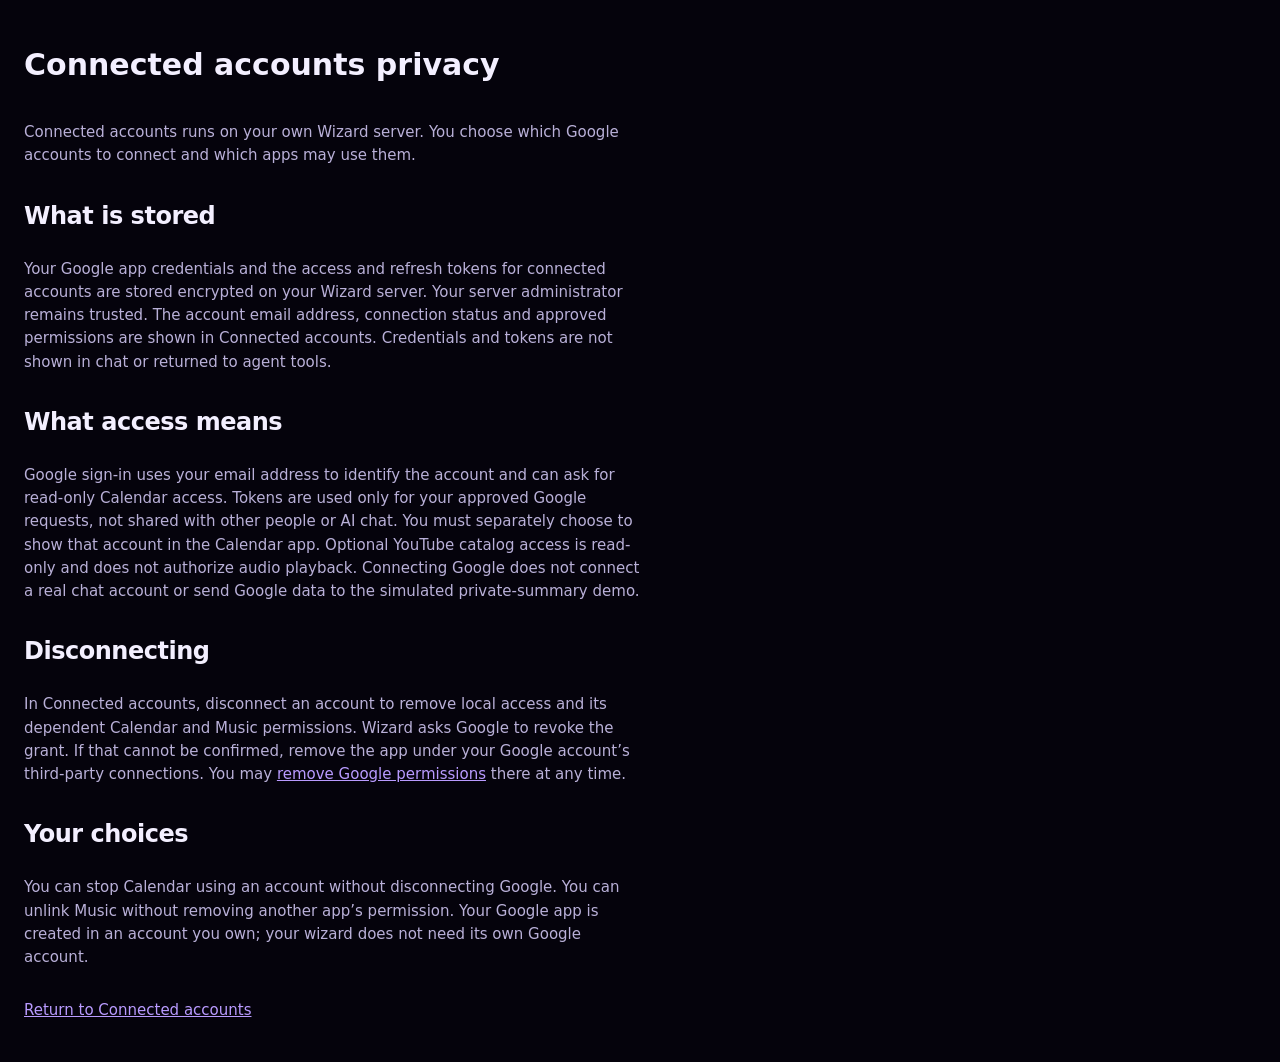
<file: web/privacy.html>
<!doctype html>
<html lang="en"><head><meta charset="utf-8"><meta name="viewport" content="width=device-width,initial-scale=1"><title>Connected accounts privacy · Wizard</title><script src="boot.js"></script><link rel="stylesheet" href="wizard-ui.css"><link rel="stylesheet" href="styles.css"></head><body><main class="wz-app public-page"><h1>Connected accounts privacy</h1><p>Connected accounts runs on your own Wizard server. You choose which Google accounts to connect and which apps may use them.</p><h2>What is stored</h2><p>Your Google app credentials and the access and refresh tokens for connected accounts are stored encrypted on your Wizard server. Your server administrator remains trusted. The account email address, connection status and approved permissions are shown in Connected accounts. Credentials and tokens are not shown in chat or returned to agent tools.</p><h2>What access means</h2><p>Google sign-in uses your email address to identify the account and can ask for read-only Calendar access. Tokens are used only for your approved Google requests, not shared with other people or AI chat. You must separately choose to show that account in the Calendar app. Optional YouTube catalog access is read-only and does not authorize audio playback. Connecting Google does not connect a real chat account or send Google data to the simulated private-summary demo.</p><h2>Disconnecting</h2><p>In Connected accounts, disconnect an account to remove local access and its dependent Calendar and Music permissions. Wizard asks Google to revoke the grant. If that cannot be confirmed, remove the app under your Google account’s third-party connections. You may <a href="https://myaccount.google.com/permissions" target="_blank" rel="noopener noreferrer">remove Google permissions</a> there at any time.</p><h2>Your choices</h2><p>You can stop Calendar using an account without disconnecting Google. You can unlink Music without removing another app’s permission. Your Google app is created in an account you own; your wizard does not need its own Google account.</p><p><a href="./">Return to Connected accounts</a></p></main></body></html>
</file>
<file: web/wizard-ui.css>
/* Wizard UI kit for generated apps (builder template, MVP).
 *
 * Rule 1: a hosted app paints NO canvas. In a window or fullscreen the shell's window glass is the
 *         canvas, exactly as it is for Chats. Only a standalone tab paints the skin's background.
 * Rule 2: speak Chats' visual language: system UI type at the shell's sizes, ink / ink-2 / ink-3
 *         hierarchy, hairline separators, faint tinted fills instead of opaque cards, pill inputs,
 *         a round accent action. Every value derives from the appearance v1 roles (--wz-*), so all
 *         the five accepted skins and future shell-approved skins flow through without per-app colour work.
 * Rule 3: layout and content stay the app's own. Use these classes; add app styles in styles.css.
 *
 * Values mirror web/core/chats.css and core/base.css in Wizard UX (ch-row, ch-sec-h, ch-compose). */

:root {
  --ink: var(--wz-text, #f3efff);
  --ink-2: var(--wz-text-secondary, #b9b0d8);
  --ink-3: var(--wz-text-muted, #a59abf);
  --line-2: var(--wz-border, rgba(205, 190, 255, .24));
  --line: color-mix(in srgb, var(--line-2) 55%, transparent);
  --fill: color-mix(in srgb, var(--ink) 6%, transparent);
  --fill-2: color-mix(in srgb, var(--ink) 10%, transparent);
  --accent: var(--wz-accent, #b99bff);
  --on-accent: var(--wz-on-accent, #160b32);
  --accent-soft: var(--wz-accent-soft, rgba(143, 99, 255, .16));
  --canvas: var(--wz-canvas, #05030c);
  --danger: #ff8f8f;
  --r: 14px;          /* rows, panels */
  --r-tile: 12px;     /* 36px tiles, search */
  --r-pill: 20px;     /* composer input */
  --ease: cubic-bezier(.2, .9, .25, 1);
  --font: ui-sans-serif, system-ui, -apple-system, "Segoe UI", Roboto, "Helvetica Neue", sans-serif;
  color-scheme: dark;
}
html[data-color-scheme="light"] { color-scheme: light; --danger: #b42318; }
/* Standalone defaults before shared appearance arrives; no persisted app theme. */
@media (prefers-color-scheme: light) {
  html:not([data-color-scheme]) {
    --ink: var(--wz-text, #1a1933); --ink-2: var(--wz-text-secondary, #484560);
    --ink-3: var(--wz-text-muted, #66617a); --line-2: var(--wz-border, #d4cfde);
    --accent: var(--wz-accent, #6844aa); --on-accent: var(--wz-on-accent, #ffffff);
    --canvas: var(--wz-base, #faf8fd); --danger: #b42318; color-scheme: light;
  }
}
/* Skin shape. The protocol carries colour only today; these two skins also change shape in the shell. */
html[data-skin="signal"] { --r: 2px; --r-tile: 2px; --r-pill: 2px; }
html[data-skin="signal"] .wz-sec-h { font-family: ui-monospace, "SF Mono", Menlo, monospace; letter-spacing: .08em; }

*, *::before, *::after { box-sizing: border-box; }
html, body { height: 100%; margin: 0; }
html { -webkit-text-size-adjust: 100%; -webkit-tap-highlight-color: transparent; }
body { font: 15px/1.4 var(--font); color: var(--ink); background: transparent; -webkit-font-smoothing: antialiased; overscroll-behavior: none; }
html[data-presentation="standalone"]:not(.wz-hosted) body { background: var(--canvas); }
/* Shared client has no host appearance in a plain tab; defaults still paint. */
html:not(.wz-hosted):not([data-wz-hosted]) body { background: var(--canvas); }
button, input, textarea, select { font: inherit; color: inherit; }
button { cursor: pointer; border: 0; background: none; padding: 0; }
:focus-visible { outline: 2px solid var(--accent); outline-offset: 2px; }
.wz-sr { position: absolute; width: 1px; height: 1px; overflow: hidden; clip-path: inset(50%); white-space: nowrap; }

/* ---------- frame: head / scroll / composer, like a Chats thread ---------- */
.wz-app { display: flex; flex-direction: column; height: 100%; max-width: 640px; margin: 0 auto; }
.wz-head { flex: none; display: flex; align-items: flex-end; gap: 12px; padding: calc(var(--wos-cutout, 0px) + 18px) 18px 6px; }
.wz-head h1 { margin: 0; font-size: 26px; line-height: 1.15; font-weight: 750; letter-spacing: -.02em; }
.wz-head p { margin: 0 0 3px auto; font-size: 13px; color: var(--ink-3); }
/* In a window the shell's title bar already names the app. */
html[data-presentation="window"] .wz-head,
html.wz-hosted:not([data-presentation="immersive"]) .wz-head { display: none; }
.wz-scroll { flex: 1; min-height: 0; overflow-y: auto; padding: 4px 10px 12px; scrollbar-width: none; }
.wz-scroll::-webkit-scrollbar { display: none; }

/* ---------- section label: .ch-sec-h ---------- */
.wz-sec + .wz-sec { border-top: 1px solid var(--line); }
.wz-sec-h { display: flex; align-items: center; gap: 10px; margin: 0; padding: 12px 8px 8px; font-size: 11.5px; font-weight: 800; letter-spacing: .14em; text-transform: uppercase; color: var(--ink-2); }
.wz-sec-h small { font-size: 11.5px; font-weight: 800; letter-spacing: .05em; color: var(--ink-3); }
.wz-count { margin-left: auto; padding: 1px 8px; border-radius: 99px; font-size: 10.5px; letter-spacing: .04em; color: var(--ink-2); background: var(--fill); }
.wz-count.all { color: var(--on-accent); background: var(--accent); }

/* ---------- rows: .ch-row ---------- */
.wz-list { list-style: none; margin: 0; padding: 0; }
.wz-row { display: flex; align-items: center; gap: 12px; width: 100%; min-height: 52px; padding: 8px; border-radius: var(--r); text-align: left; transition: background 140ms; }
.wz-row:active { background: var(--fill); }
@media (hover: hover) { .wz-row:hover { background: var(--fill); } }
.wz-row .wz-main { flex: 1; min-width: 0; display: flex; flex-direction: column; gap: 2px; }
.wz-row .wz-main b { font-size: 15px; font-weight: 600; color: var(--ink); overflow-wrap: anywhere; }
.wz-row .wz-main small { font-size: 13px; color: var(--ink-3); }
.wz-tile { flex: none; width: 36px; height: 36px; border-radius: var(--r-tile); display: grid; place-items: center; font-size: 18px; background: var(--fill); }

/* round check, 26px inside a 36px tile-sized slot (the whole row is the 44px+ target) */
.wz-check { flex: none; width: 36px; height: 36px; display: grid; place-items: center; }
.wz-check i { width: 26px; height: 26px; border-radius: 50%; border: 2px solid var(--line-2); display: grid; place-items: center; transition: background 160ms var(--ease), border-color 160ms, transform 220ms var(--ease); }
.wz-check svg { width: 14px; height: 14px; fill: none; stroke: var(--on-accent); stroke-width: 3; stroke-linecap: round; stroke-linejoin: round; opacity: 0; transition: opacity 120ms; }
html[data-skin="signal"] .wz-check i { border-radius: 2px; }
[aria-pressed="true"] .wz-check i { background: var(--accent); border-color: var(--accent); transform: scale(1.04); }
[aria-pressed="true"] .wz-check svg { opacity: 1; }
[aria-pressed="true"] .wz-main b { color: var(--ink-2); }
.wz-row:disabled { opacity: .6; cursor: progress; }

/* ---------- empty state ---------- */
.wz-empty { padding: 44px 24px 24px; text-align: center; color: var(--ink-3); }
.wz-empty .wz-tile { margin: 0 auto 14px; width: 52px; height: 52px; border-radius: 18px; font-size: 24px; color: var(--accent); }
.wz-empty strong { display: block; margin-bottom: 4px; font-size: 16px; font-weight: 700; color: var(--ink); }
.wz-empty p { margin: 0 auto; max-width: 30ch; font-size: 14px; line-height: 1.4; }

/* ---------- composer: .ch-compose ---------- */
.wz-compose { flex: none; display: flex; align-items: center; gap: 8px; padding: 8px 10px calc(10px + env(safe-area-inset-bottom, 0px)); border-top: 1px solid var(--line); }
.wz-input { flex: 1; min-width: 0; height: 42px; padding: 0 16px; border-radius: var(--r-pill); border: 1px solid var(--line-2); outline: 0; background: var(--fill); color: var(--ink); font-size: 15px; }
.wz-input::placeholder { color: var(--ink-3); }
.wz-input:focus { border-color: color-mix(in srgb, var(--accent) 60%, transparent); }
.wz-send { flex: none; width: 42px; height: 42px; border-radius: 50%; display: grid; place-items: center; background: var(--accent); color: var(--on-accent); transition: opacity 140ms, transform 140ms; }
html[data-skin="signal"] .wz-send { border-radius: 2px; }
.wz-send svg { width: 18px; height: 18px; fill: none; stroke: currentColor; stroke-width: 2.6; stroke-linecap: round; }
.wz-send:disabled { opacity: .4; cursor: default; }
.wz-send:not(:disabled):active { transform: scale(.94); }

/* ---------- status: errors are visible, confirmations are for screen readers ---------- */
.wz-status { flex: none; margin: 0; padding: 0 18px 6px; min-height: 0; font-size: 13px; color: var(--danger); }
.wz-status:empty { padding: 0; }
.wz-status.note { color: var(--ink-2); text-align: center; }

/* Staging hosts label the page once; a hosted app never repeats that badge. */
html.wz-hosted #wiz-staging-tag { display: none !important; }

@media (prefers-reduced-motion: reduce) { *, *::before, *::after { transition: none !important; animation: none !important; } }
</file>
<file: web/styles.css>
/* App layout extends the shared Wizard kit; colours follow Appearance v1. */
.wz-app { width:100%; max-width:none; margin:0; padding:24px; min-height:100dvh; height:auto; }
#workspace, #detail { min-width:0; }
#navigation { border:0; padding:0; }
body[data-view]:not([data-view="root"]) #navigation { display:none; }
body[data-view="root"] #detail { display:none; }
h2 { font-size:24px; line-height:1.25; margin:18px 0 12px; letter-spacing:-.02em; }
h3 { font-size:17px; line-height:1.35; margin:0 0 8px; }
p { line-height:1.55; color:var(--wz-text-secondary,var(--ink-2)); max-inline-size:66ch; }
small { display:block; font-size:13px; color:var(--wz-text-secondary,var(--ink-2)); line-height:1.55; }
.notice { margin:18px 0 24px; }
button, .google-continue { display:inline-flex; align-items:center; justify-content:center; gap:8px; font:inherit; border:1px solid var(--wz-border,var(--line-2)); background:var(--wz-surface,var(--fill)); color:var(--wz-text,var(--ink)); padding:11px 16px; border-radius:var(--wz-radius,var(--r)); cursor:pointer; min-height:44px; max-width:100%; line-height:1.4; text-decoration:none; }
button:hover, .google-continue:hover { background:var(--wz-surface-raised,var(--fill-2)); }
button:disabled { opacity:.6; cursor:default; }
button:active, .google-continue:active { transform:translateY(1px); }
.primary { background:var(--wz-accent,var(--accent)); color:var(--wz-on-accent,var(--on-accent)); border-color:transparent; font-weight:650; }
.primary:hover { background:var(--wz-accent,var(--accent)); filter:brightness(1.07); }
.text-button { background:transparent; border-color:transparent; color:var(--wz-text-secondary,var(--ink-2)); padding-inline:8px; font-size:14px; }
#detail > button, .google-disclosure-body > button { margin:6px 8px 6px 0; }
.actions { display:flex; align-items:center; gap:8px; flex-wrap:wrap; margin:20px 0 4px; }
.provider-card { width:100%; justify-content:flex-start; text-align:left; padding:20px; gap:16px; }
.provider-card .wz-main { white-space:normal; }
.provider-card .wz-main b { font-size:18px; }
.provider-card .wz-main small { color:var(--wz-text-secondary,var(--ink-2)); overflow-wrap:anywhere; }
.provider-mark { font-weight:750; color:var(--wz-accent,var(--accent)); }
.provider-chevron { flex:none; color:var(--wz-text-secondary,var(--ink-2)); font-size:26px; }
.google-intro { margin:0 0 24px; }
.google-connect > p { margin:8px 0 16px; }
.google-account { padding:20px; margin-bottom:16px; border:1px solid var(--wz-border,var(--line-2)); border-radius:var(--wz-radius,var(--r)); background:var(--wz-surface,var(--fill)); overflow-wrap:anywhere; }
.google-account-head { display:flex; align-items:flex-start; flex-wrap:wrap; gap:10px 14px; }
.google-account-head h3 { flex:1 1 200px; margin:0; font-size:18px; letter-spacing:-.01em; }
.google-status-pill { flex:none; display:inline-flex; align-items:center; gap:6px; padding:4px 9px; font-size:12px; font-weight:600; border-radius:var(--wz-radius-pill,var(--r-pill)); border:1px solid var(--wz-border,var(--line-2)); color:var(--wz-text-secondary,var(--ink-2)); }
.google-status-pill[data-healthy="true"] { color:var(--wz-accent,var(--accent)); background:var(--wz-accent-soft,var(--accent-soft)); border-color:transparent; }
.google-status-pill[data-healthy="true"]::before { content:'✓'; }
.google-used-label { margin:24px 0 4px; color:var(--wz-text-secondary,var(--ink-2)); font-size:12px; font-weight:600; }
.google-use-row { display:flex; align-items:center; justify-content:space-between; gap:12px; min-height:62px; }
.google-use-row + .google-use-row { border-top:1px solid var(--wz-border,var(--line-2)); }
.google-use-name { font-weight:600; }
.google-toggle, .google-toggle:hover { flex:none; width:60px; min-height:44px; padding:8px 4px; background:transparent; border:0; }
.google-toggle-track { display:block; width:48px; height:28px; padding:3px; border:1px solid var(--wz-border,var(--line-2)); border-radius:var(--wz-radius-pill,var(--r-pill)); background:var(--wz-surface-raised,var(--fill-2)); }
.google-toggle-track::before { content:''; display:block; width:20px; height:20px; border-radius:var(--wz-radius-pill,var(--r-pill)); background:var(--wz-text-secondary,var(--ink-2)); }
.google-toggle[aria-checked="true"] .google-toggle-track { background:var(--wz-accent,var(--accent)); border-color:transparent; }
.google-toggle[aria-checked="true"] .google-toggle-track::before { transform:translateX(20px); background:var(--wz-on-accent,var(--on-accent)); }
.google-app-row { display:flex; align-items:center; justify-content:space-between; gap:16px; border-top:1px solid var(--wz-border,var(--line-2)); margin-top:28px; padding-top:12px; color:var(--wz-text-secondary,var(--ink-2)); font-size:14px; }
.google-help { margin:12px 0; font-size:14px; }
.google-status { margin:18px 0; }
.google-continue { margin:8px 0 20px; }
.google-disclosure { border-top:1px solid var(--wz-border,var(--line-2)); margin-top:12px; }
.google-disclosure summary { cursor:pointer; padding:14px 0; min-height:48px; color:var(--wz-text-secondary,var(--ink-2)); font-size:14px; }
.google-disclosure-body { padding:0 0 12px; }
.google-account > .google-disclosure { margin-bottom:-12px; }
.google-technical { overflow-wrap:anywhere; font-size:13px; }
.google-privacy { margin-top:24px; max-inline-size:70ch; }
.google-link { display:block; margin-block:14px; overflow-wrap:anywhere; }
.google-progress { margin-top:24px; }
.google-done { display:flex; gap:12px; align-items:center; min-height:48px; margin-block:24px; }
.google-done input { width:20px; min-height:20px; height:20px; flex:none; margin:0; }
.google-agreements { max-inline-size:66ch; }
.google-agreement-row { border-bottom:1px solid var(--wz-border); padding-block:12px; }
.google-agreement-row .google-done { margin:0; cursor:pointer; line-height:1.5; }
.google-agreement-row .google-link { min-height:44px; display:flex; align-items:center; margin:0 0 0 32px; }
.google-agreements > button { margin-top:20px; }
.google-agreements input[type="checkbox"] { accent-color:var(--wz-accent); }
.google-agreements select option { background:var(--wz-base); color:var(--wz-text); }
.google-uri { font:inherit; resize:vertical; overflow-wrap:anywhere; min-height:110px; line-height:1.5; }
.wz-label { display:block; margin-block:16px; }
.wz-input { width:100%; }
input, select, textarea { font:inherit; min-height:44px; background:var(--wz-surface,var(--fill)); color:var(--wz-text,var(--ink)); border:1px solid var(--wz-border,var(--line-2)); border-radius:var(--wz-radius,var(--r)); padding:10px; width:100%; margin:8px 0; }
label { display:block; margin-top:12px; color:var(--wz-text-secondary,var(--ink-2)); }
progress { width:100%; height:6px; accent-color:var(--wz-accent,var(--accent)); margin-block:12px 20px; }
pre { white-space:pre-wrap; overflow-wrap:anywhere; font:14px/1.7 ui-monospace,monospace; color:var(--ink); background:var(--fill); padding:18px; border-radius:var(--wz-radius,var(--r)); }
dialog { max-width:min(480px,90vw); border:1px solid var(--wz-border,var(--line-2)); border-radius:var(--wz-radius,var(--r)); background-color:var(--wz-base,var(--canvas)); background-image:linear-gradient(var(--wz-panel,var(--wz-surface,var(--canvas))),var(--wz-panel,var(--wz-surface,var(--canvas)))); color:var(--wz-text,var(--ink)); padding:24px; }
dialog::backdrop { background:var(--fill-2); }
a { color:var(--wz-accent,var(--accent)); }
#unlock { max-width:440px; margin:auto; }
#system-error { border:1px solid var(--danger); padding:12px; }
.public-page { max-width:none; }
.public-page > p { max-width:65ch; }
.callback-page { justify-content:center; align-items:flex-start; padding:clamp(28px,8vw,80px); padding-bottom:20dvh; }
.callback-page h1 { font-size:32px; line-height:1.2; letter-spacing:-.025em; margin:24px 0 8px; max-inline-size:22ch; }
.callback-page p { font-size:17px; margin:12px 0 0; }
.callback-mark { display:grid; place-items:center; width:64px; height:64px; border-radius:var(--wz-radius-pill,var(--r-pill)); background:var(--wz-accent-soft,var(--accent-soft)); color:var(--wz-accent,var(--accent)); font-size:32px; }
@media(max-width:700px) { .wz-app { padding:20px 18px 28px; } .google-setup-actions { align-items:stretch; flex-direction:column; } .google-connect .actions { align-items:flex-start; flex-direction:column; } .google-account { padding:18px; } .google-account-head h3 { flex-basis:100%; } .callback-page { padding:32px 28px 20dvh; } }
html[data-skin="signal"] button, html[data-skin="signal"] .google-continue, html[data-skin="signal"] input, html[data-skin="signal"] textarea, html[data-skin="signal"] dialog { border-radius:var(--wz-radius,var(--r)); }
html[data-skin="signal"] summary, html[data-skin="signal"] .google-progress { font-family:ui-monospace,monospace; }
/* Agent access (wizard-connectors#49). */
/* The kit's .wz-row { display:flex } beats the browser's [hidden] rule, so a row
   gated off by a switch (e.g. #grants-row) stayed visible (wizard-connectors#66). */
[hidden] { display:none !important; }
#grants-row { margin-top:12px; }
.grants-list .google-account > small { display:block; margin-top:10px; }
</file>
